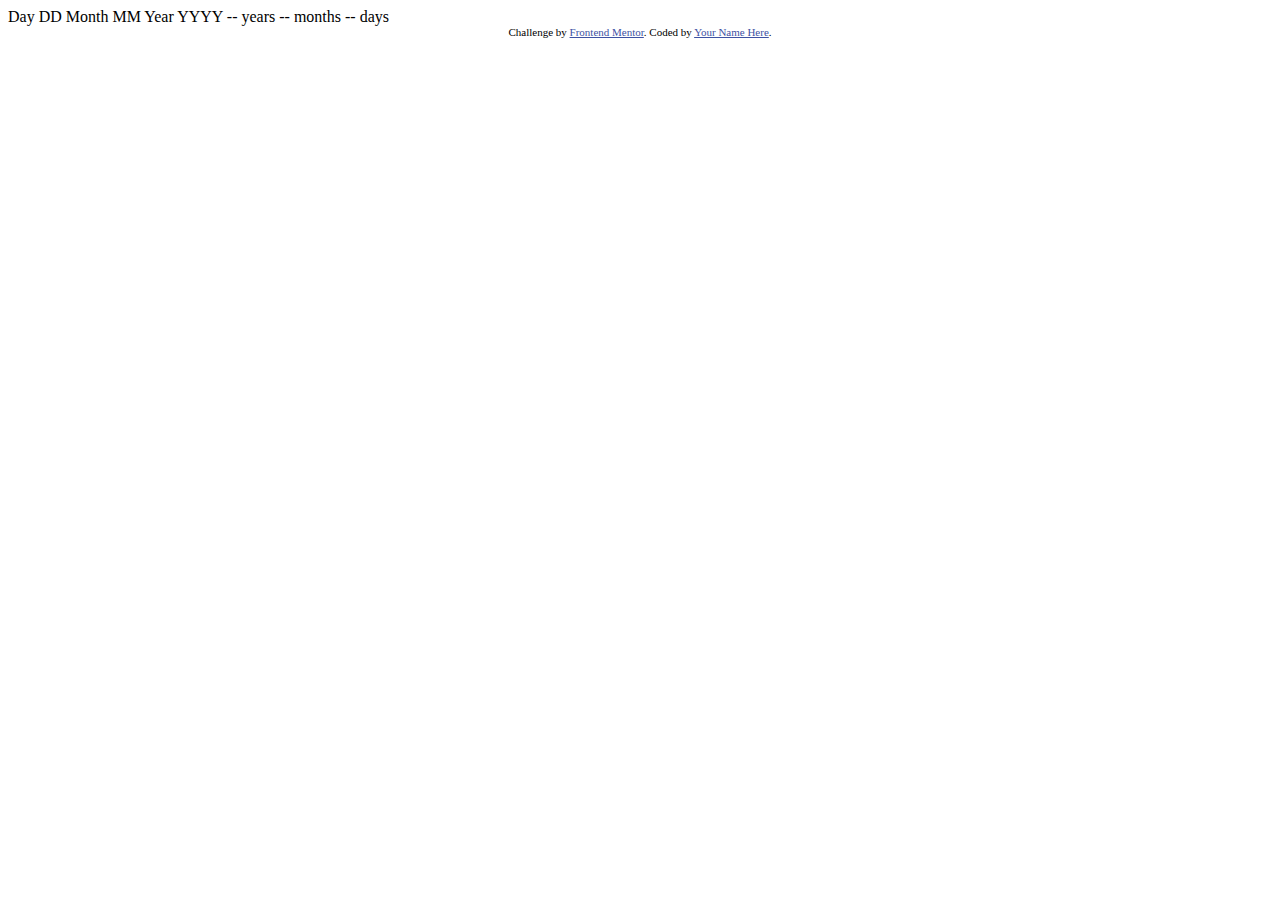
<file: age-calculator-app-main/index.html>
<!DOCTYPE html>
<html lang="en">
<head>
  <meta charset="UTF-8">
  <meta name="viewport" content="width=device-width, initial-scale=1.0"> <!-- displays site properly based on user's device -->

  <link rel="icon" type="image/png" sizes="32x32" href="./assets/images/favicon-32x32.png">
  
  <title>Frontend Mentor | Age calculator app</title>

  <!-- Feel free to remove these styles or customise in your own stylesheet 👍 -->
  <style>
    .attribution { font-size: 11px; text-align: center; }
    .attribution a { color: hsl(228, 45%, 44%); }
  </style>
</head>
<body>

  Day
  DD

  Month
  MM

  Year
  YYYY

  -- years
  -- months
  -- days
  
  <div class="attribution">
    Challenge by <a href="https://www.frontendmentor.io?ref=challenge" target="_blank">Frontend Mentor</a>. 
    Coded by <a href="#">Your Name Here</a>.
  </div>
</body>
</html>
</file>
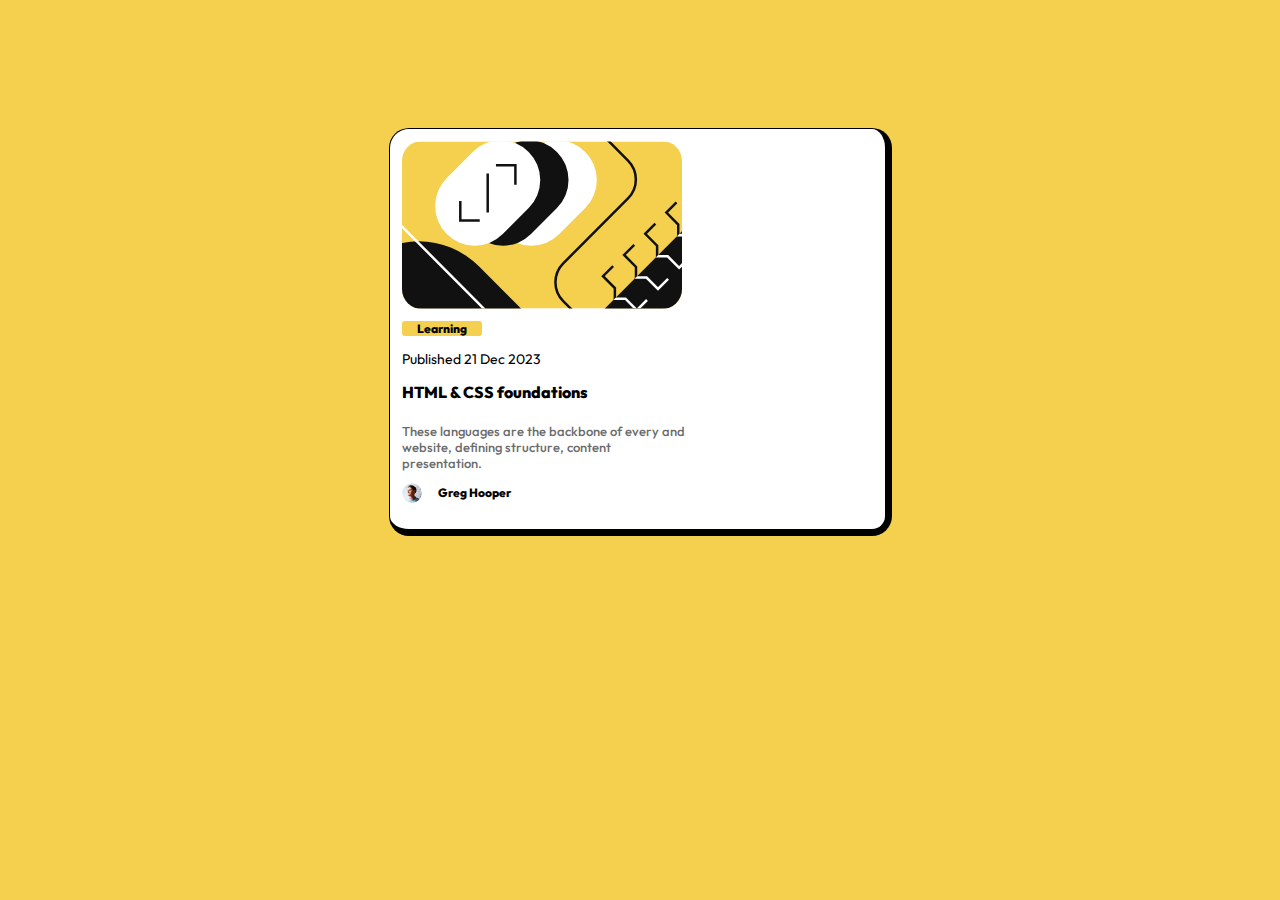
<file: blog-preview-card-main/index.html>
<!DOCTYPE html>
<html lang="en">
<head>
  <meta charset="UTF-8">
  <meta name="viewport" content="width=device-width, initial-scale=1.0"> <!-- displays site properly based on user's device -->

  <link rel="icon" type="image/png" sizes="32x32" href="./assets/images/favicon-32x32.png">
  <link rel="preconnect" href="https://fonts.googleapis.com">
  <link rel="preconnect" href="https://fonts.gstatic.com" crossorigin>
  <link
    href="https://fonts.googleapis.com/css2?family=Figtree:ital,wght@0,300..900;1,300..900&family=Inter:ital,opsz,wght@0,14..32,100..900;1,14..32,100..900&family=Outfit:wght@100..900&display=swap"
    rel="stylesheet">
  
  <title>Frontend Mentor | Blog preview card</title>

  <!-- Feel free to remove these styles or customise in your own stylesheet 👍 -->
  <style>
    .attribution { font-size: 11px; text-align: center; }
    .attribution a { color: hsl(228, 45%, 44%); }
    @media(max-width:375px){
      body{
      margin-top: 5%;
      display: flex;
      justify-content: center;
      align-items: center;
      background-color: hsl(47, 88%, 63%) ;
    }
    .main_div{
      width: 35vh;
    }
   }
    body{
      margin-top: 10%;
      display: flex;
      justify-content: center;
      align-items: center;
      background-color: hsl(47, 88%, 63%) ;
    }
    .main_div{
      display: flex;
      flex-direction: column;
      justify-content:flex-start;
      width: 55vh;
      height:400px;
      background-color:hsl(0, 0%, 100%) ;
      border-right: black outset 7px;
      border-bottom: black outset 7px;
      border-radius: 20px;
      border-top: black 1px solid;
      border-left:black 1px solid;
    }
    img{
      width: 280px;
      margin: 12px;
      border-radius: 20px;
    }
    .small-button{
      background-color: hsl(47, 88%, 63%);
      color: black;
      text-align: center;
      width: 80px;
      margin-left: 12px;
      border-radius:3px ;
      font-size: 12px;
      font-family: "Outfit", serif;
      font-optical-sizing: auto;
      font-weight: 800;
      font-style: normal;

    }
    .text{
      font-size: 14px;
      margin-left: 12px;
      font-family: "Outfit", serif;
      font-optical-sizing: auto;
      font-style: normal;
    }
    h4{
      margin-top: 0px;
      margin-left: 12px;
      font-family: "Outfit", serif;
      font-optical-sizing: auto;
      font-weight: 800;
      font-style: normal;

    }
    .txt{
      margin-top: 0px;
      margin-bottom: 0px;
      margin-left: 12px;
      font-size: 13px;
      font-family: "Outfit", serif;
      font-optical-sizing: auto;
      font-weight: 500;
      font-style: normal;
      color:hsl(0, 0%, 42%) ;
    }
    .avatar{
      margin-top: 12px ;
      height: 20px;
      width: 20px;
    }
    .footer{display: flex;
    flex-direction: row;
 gap: 4px;
align-items: center;}
    .head{
      font-family: "Outfit", serif;
      font-optical-sizing: auto;
      font-weight: 800;
      font-style: normal;
      color:black ;
      font-size: 12px;
    }
  </style>
</head>
<body class="flex">

 
  
  <div class="main_div">
    
    <img src="./assets/images/illustration-article.svg" alt="">
    <span class="small-button">Learning</span>
    <p class="text">Published 21 Dec 2023</p>
    <h4>HTML & CSS foundations</h4>
    <p class="txt">These languages are the backbone of every and </p>
    <p class="txt">website, defining structure, content</p>
    <p class="txt">presentation.</p>
    <div class="footer">
    <img class="avatar" src="./assets/images/image-avatar.webp" alt="">
    <p class="head">Greg Hooper</p>
    </div>
  </div>
  <!-- <img src="./assets/images/illustration-article.svg" alt=""> -->
</body>
</html>
</file>
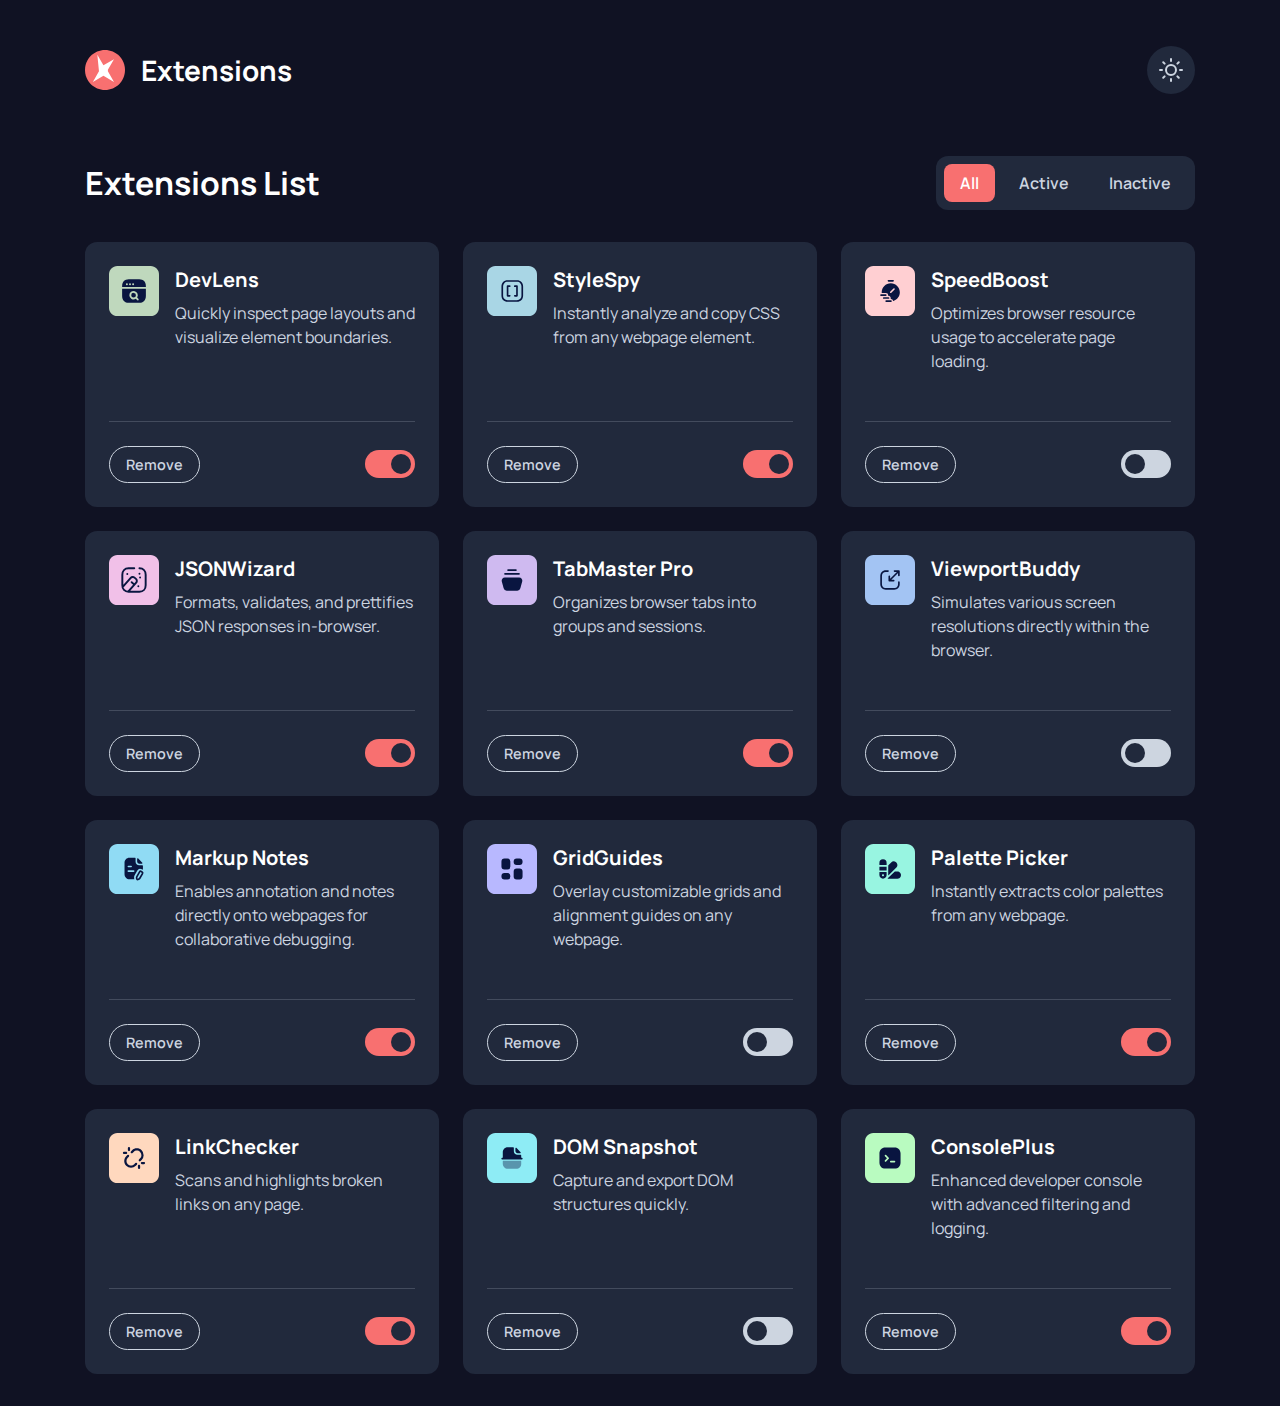
<file: browser-extensions-manager-ui-main/index.html>
<!DOCTYPE html>
<html lang="en">
<head>
    <meta charset="UTF-8">
    <meta name="viewport" content="width=device-width, initial-scale=1.0">
    <title>Browser Extension Manager</title>
    <link rel="stylesheet" href="./CSS/styles.css">
    <link rel="preconnect" href="https://fonts.googleapis.com">
    <link rel="preconnect" href="https://fonts.gstatic.com" crossorigin>
    <link href="https://fonts.googleapis.com/css2?family=Manrope:wght@400;600;700&display=swap" rel="stylesheet">
</head>
<body class="dark-theme">

    <header class="header">
        <div class="logo-container">
            <!-- You would place your SVG logo here -->
            <svg class="logo-icon" width="40" height="40" viewBox="0 0 40 40" fill="none" xmlns="http://www.w3.org/2000/svg"><path d="M20 40c11.046 0 20-8.954 20-20S31.046 0 20 0 0 8.954 0 20s8.954 20 20 20z" fill="#F87070"/><path d="M22.898 21.348l6.096 10.56-10.56-6.096-10.56 6.096 6.096-10.56-10.56-6.096 10.56 6.096L12.338 4.7l6.096 10.56 10.56-6.096-6.096 10.56z" fill="#FFF"/></svg>
            <h1>Extensions</h1>
        </div>
        <button id="theme-toggle" class="theme-toggle" aria-label="Toggle color theme">
            <!-- Sun icon for dark theme -->
            <svg class="sun-icon" xmlns="http://www.w3.org/2000/svg" width="24" height="24" viewBox="0 0 24 24" fill="none" stroke="currentColor" stroke-width="2" stroke-linecap="round" stroke-linejoin="round"><circle cx="12" cy="12" r="5"></circle><line x1="12" y1="1" x2="12" y2="3"></line><line x1="12" y1="21" x2="12" y2="23"></line><line x1="4.22" y1="4.22" x2="5.64" y2="5.64"></line><line x1="18.36" y1="18.36" x2="19.78" y2="19.78"></line><line x1="1" y1="12" x2="3" y2="12"></line><line x1="21" y1="12" x2="23" y2="12"></line><line x1="4.22" y1="19.78" x2="5.64" y2="18.36"></line><line x1="18.36" y1="5.64" x2="19.78" y2="4.22"></line></svg>
            <!-- Moon icon for light theme (hidden by default) -->
            <svg class="moon-icon" xmlns="http://www.w3.org/2000/svg" width="24" height="24" viewBox="0 0 24 24" fill="none" stroke="currentColor" stroke-width="2" stroke-linecap="round" stroke-linejoin="round"><path d="M21 12.79A9 9 0 1 1 11.21 3 7 7 0 0 0 21 12.79z"></path></svg>
        </button>
    </header>

    <main class="main-content">
        <div class="list-header">
            <h2>Extensions List</h2>
            <div class="filter-controls" id="filter-controls">
                <button class="filter-btn active" data-filter="all">All</button>
                <button class="filter-btn" data-filter="active">Active</button>
                <button class="filter-btn" data-filter="inactive">Inactive</button>
            </div>
        </div>

        <div class="extensions-grid" id="extensions-grid">
            <!-- Extension cards will be dynamically inserted here -->
        </div>
    </main>
    
    <script src="./JS/script.js"></script>
</body>
</html>
</file>
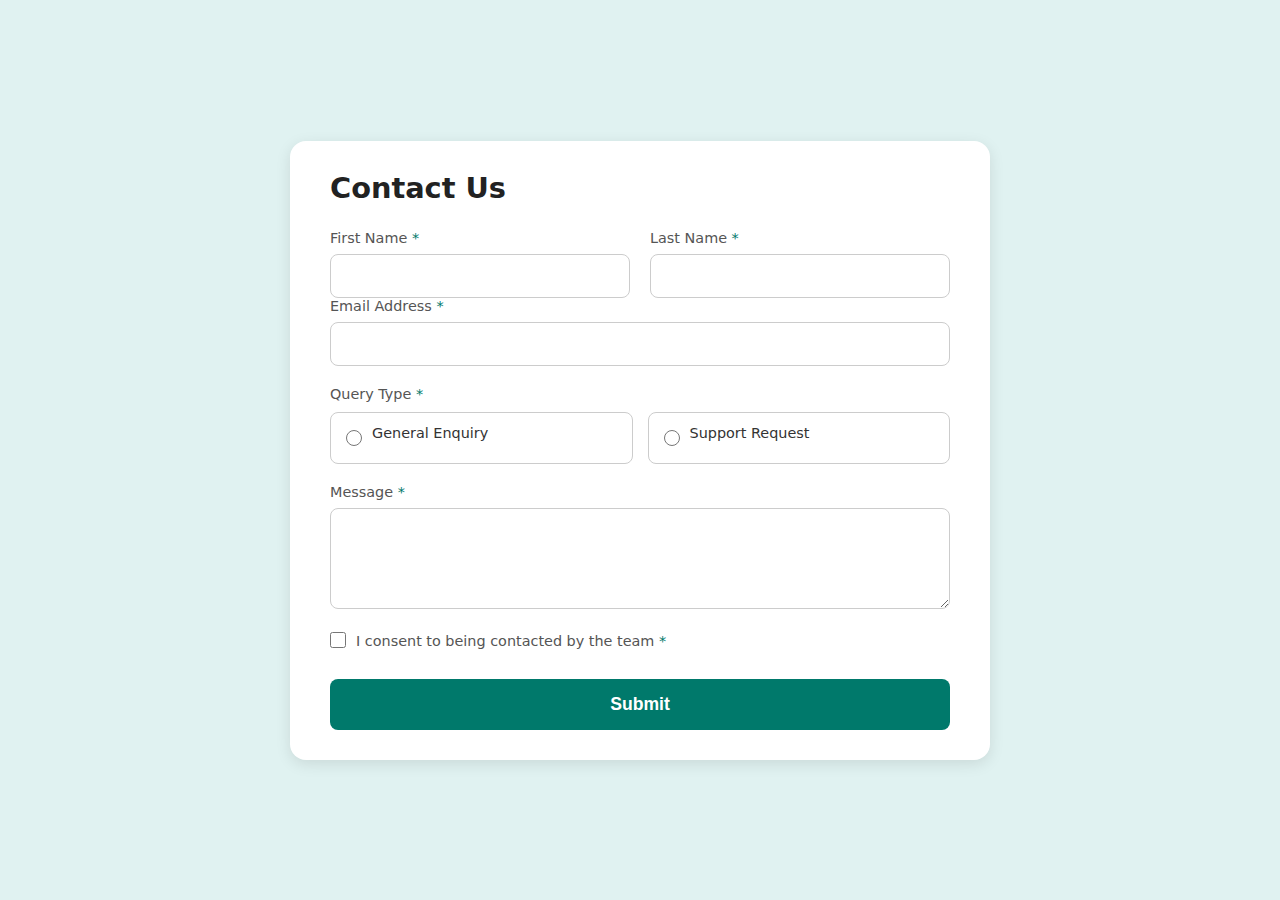
<file: contact-form-main/index.html>
<!DOCTYPE html>
<html lang="en">
<head>
    <meta charset="UTF-8">
    <meta name="viewport" content="width=device-width, initial-scale=1.0">
    <title>Contact Us Form</title>
    <link rel="stylesheet" href="styles.css">
</head>
<body>
    <div class="form-container">
        <h2>Contact Us</h2>
        <form id="contactForm" novalidate>
            <!-- General Error Message Area -->
            <div id="form-messages" class="form-messages" aria-live="polite"></div>

            <div class="name-group">
                <div class="form-group">
                    <label for="firstName">First Name <span class="required-star">*</span></label>
                    <input type="text" id="firstName" name="firstName" required>
                    <span class="error-message" id="firstNameError"></span>
                </div>
                <div class="form-group">
                    <label for="lastName">Last Name <span class="required-star">*</span></label>
                    <input type="text" id="lastName" name="lastName" required>
                     <span class="error-message" id="lastNameError"></span>
                </div>
            </div>

            <div class="form-group">
                <label for="email">Email Address <span class="required-star">*</span></label>
                <input type="email" id="email" name="email" required>
                 <span class="error-message" id="emailError"></span>
            </div>

            <div class="form-group query-type-group">
                <label>Query Type <span class="required-star">*</span></label>
                <div class="radio-options-wrapper">
                    <div class="radio-option">
                        <input type="radio" id="generalEnquiry" name="queryType" value="General Enquiry" required>
                        <label for="generalEnquiry">General Enquiry</label>
                    </div>
                    <div class="radio-option">
                        <input type="radio" id="supportRequest" name="queryType" value="Support Request" required>
                        <label for="supportRequest">Support Request</label>
                    </div>
                </div>
                 <span class="error-message" id="queryTypeError"></span>
            </div>

            <div class="form-group">
                <label for="message">Message <span class="required-star">*</span></label>
                <textarea id="message" name="message" rows="5" required></textarea>
                 <span class="error-message" id="messageError"></span>
            </div>

            <div class="form-group consent-group">
                <input type="checkbox" id="consent" name="consent" required>
                <label for="consent">I consent to being contacted by the team <span class="required-star">*</span></label>
                 <span class="error-message" id="consentError"></span>
            </div>

            <button type="submit">Submit</button>
        </form>
    </div>

    <script src="script.js"></script>
</body>
</html>
</file>
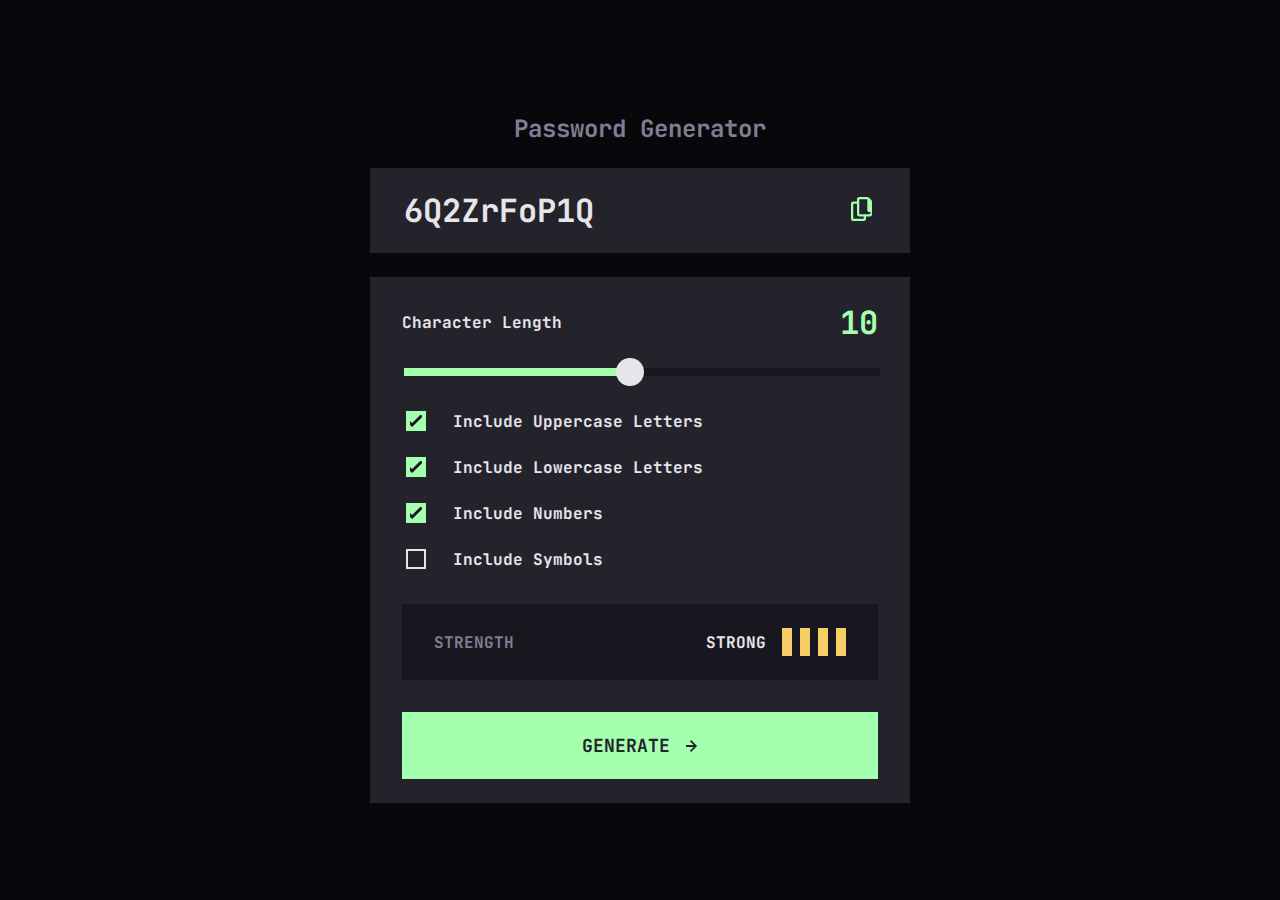
<file: password_generator/index.html>
<!DOCTYPE html>
<html lang="en">
<head>
    <meta charset="UTF-8">
    <meta name="viewport" content="width=device-width, initial-scale=1.0">
    <title>Password Generator</title>
    <link rel="preconnect" href="https://fonts.googleapis.com">
    <link rel="preconnect" href="https://fonts.gstatic.com" crossorigin>
    <link href="https://fonts.googleapis.com/css2?family=JetBrains+Mono:wght@700&display=swap" rel="stylesheet">
    <link rel="stylesheet" href="./styles.css">
</head>
<body>

    <div class="container">
        <h1>Password Generator</h1>

        <!-- Password Display -->
        <div class="display-container">
            <input readonly id="passwordDisplay" class="display" placeholder="P4$5W0rD!">
            <div class="copy-feedback">COPIED</div>
            <button id="copyBtn" class="copy-btn">
                 <svg width="21" height="24" xmlns="http://www.w3.org/2000/svg"><path d="M20.341 3.091 17.909.659A2.25 2.25 0 0 0 16.319 0H8.25A2.25 2.25 0 0 0 6 2.25V4.5H2.25A2.25 2.25 0 0 0 0 6.75v15A2.25 2.25 0 0 0 2.25 24h10.5A2.25 2.25 0 0 0 15 21.75V19.5h3.75A2.25 2.25 0 0 0 21 17.25V4.682a2.25 2.25 0 0 0-.659-1.591ZM12.469 21.75H2.53a.281.281 0 0 1-.281-.281V7.03a.281.281 0 0 1 .281-.281H6v10.5a2.25 2.25 0 0 0 2.25 2.25h4.5v1.969a.282.282 0 0 1-.281.281Zm6-4.5H8.53a.281.281 0 0 1-.281-.281V2.53a.281.281 0 0 1 .281-.281H16.03a.281.281 0 0 1 .281.281v10.5a2.25 2.25 0 0 0 2.25 2.25h1.969a.282.282 0 0 1-.281.281Z" fill="currentColor"/></svg>
            </button>
        </div>

        <!-- Generator Controls -->
        <div class="controls-container">
            <!-- Character Length -->
            <div class="char-length-container">
                <label for="charLengthSlider">Character Length</label>
                <span id="charLengthNumber" class="char-length-number">10</span>
            </div>
            <input type="range" min="1" max="20" value="10" id="charLengthSlider" class="slider">

            <!-- Checkboxes -->
            <div class="options">
                <div class="option">
                    <input type="checkbox" id="includeUppercase" checked>
                    <label for="includeUppercase">Include Uppercase Letters</label>
                </div>
                <div class="option">
                    <input type="checkbox" id="includeLowercase" checked>
                    <label for="includeLowercase">Include Lowercase Letters</label>
                </div>
                <div class="option">
                    <input type="checkbox" id="includeNumbers" checked>
                    <label for="includeNumbers">Include Numbers</label>
                </div>
                <div class="option">
                    <input type="checkbox" id="includeSymbols">
                    <label for="includeSymbols">Include Symbols</label>
                </div>
            </div>

            <!-- Strength Indicator -->
            <div class="strength-container">
                <span class="strength-label">STRENGTH</span>
                <div id="strengthIndicator" class="strength-indicator">
                    <span id="strengthText">MEDIUM</span>
                    <div class="strength-bars">
                        <div class="bar"></div>
                        <div class="bar"></div>
                        <div class="bar"></div>
                        <div class="bar"></div>
                    </div>
                </div>
            </div>

            <!-- Generate Button -->
            <button id="generateBtn" class="generate-btn">
                <span>GENERATE</span>
                <svg width="12" height="12" xmlns="http://www.w3.org/2000/svg"><path fill="#24232C" d="m5.106 12 6-6-6-6-1.265 1.265 3.841 3.84H.001v1.79h7.681l-3.841 3.84z"/></svg>
            </button>
        </div>
    </div>

    <script src="./script.js"></script>
</body>
</html>
</file>
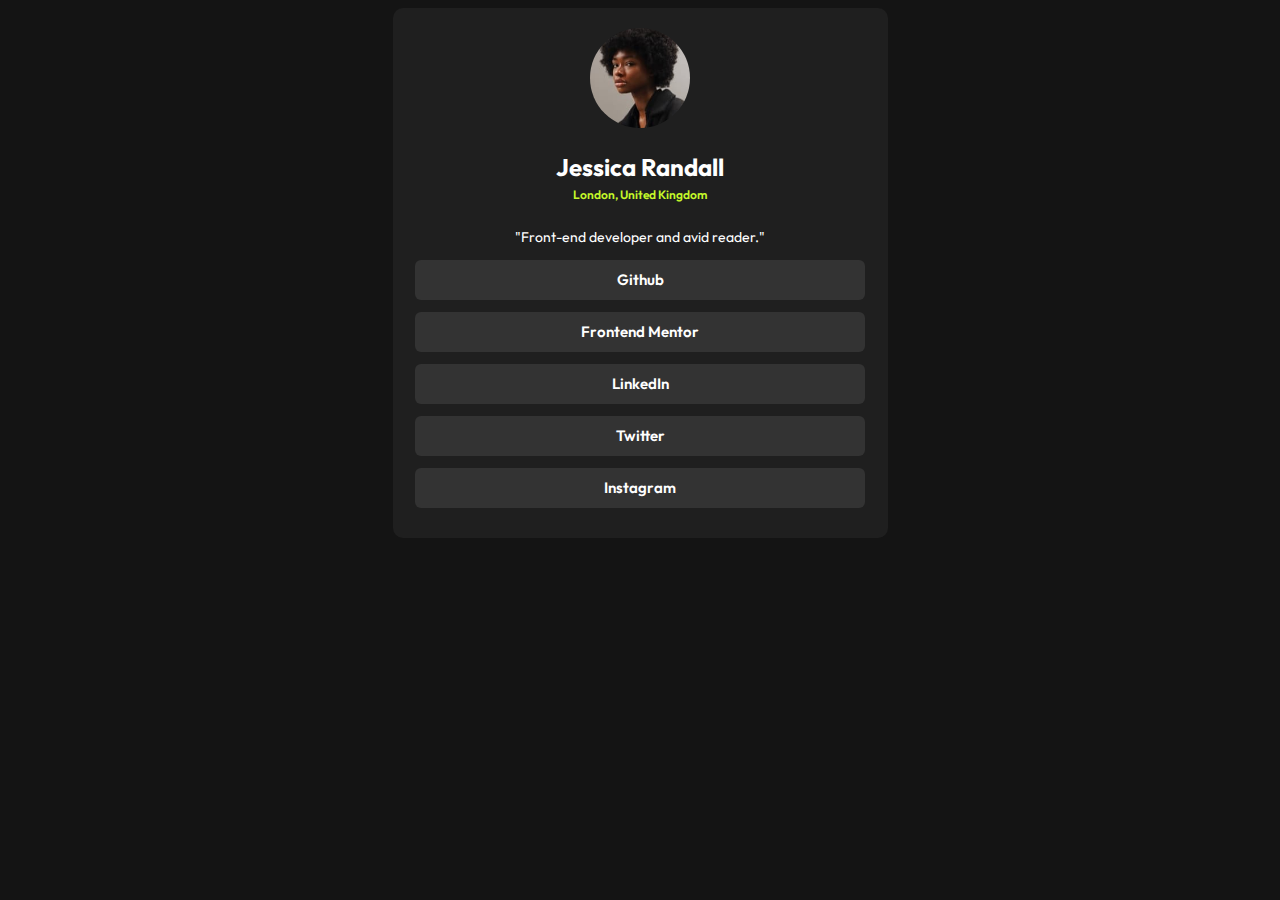
<file: social-links-profile-main/index.html>
<!DOCTYPE html>
<html lang="en">
<head>
  <meta charset="UTF-8">
  <meta name="viewport" content="width=device-width, initial-scale=1.0"> <!-- displays site properly based on user's device -->

  <link rel="icon" type="image/png" sizes="32x32" href="./assets/images/favicon-32x32.png">
  <link rel="preconnect" href="https://fonts.googleapis.com">
  <link rel="preconnect" href="https://fonts.gstatic.com" crossorigin>
  <link
    href="https://fonts.googleapis.com/css2?family=Inter:ital,opsz,wght@0,14..32,100..900;1,14..32,100..900&family=Outfit:wght@100..900&display=swap"
    rel="stylesheet">
  
  <title>Frontend Mentor | Social links profile</title>

  <!-- Feel free to remove these styles or customise in your own stylesheet 👍 -->
  <style>
    .attribution { font-size: 11px; text-align: center; }
    .attribution a { color: hsl(228, 45%, 44%); }
    @media(max-width:375px){
      .container{
        width: 35vh;
        margin-top: 30px;
      }
      p{
        font-size: 10px;
      }
      .button{
        width: 25vh;
      }
    }

    body{
      background-color:hsl(0, 0%, 8%) ;
    }
    .container{
      display: flex;
      flex-direction: column;
      justify-content: flex-start;
      align-items: center;
      margin: auto;
      border-radius: 10px;
      width: 55vh;
      height: 530px;
      background-color:hsl(0, 0%, 12%);
    }
    .profile_photo{
      margin: 20px;
    }
    .image{
      width: 100px;
      border-radius: 100px;
    }
    h2{
      margin-top: 0px;
      margin-bottom: 5px;
      color: hsl(0, 0%, 100%);
       font-family: "Outfit", serif;
      font-optical-sizing: auto;
      font-weight: 700;
      font-style: normal;
      
    }
    h3{
      margin-top: 0px;
      color:hsl(75, 94%, 57%);
      font-family: "Outfit", serif;
      font-optical-sizing: auto;
      font-weight: 600;
      font-style: normal;
      font-size: 12px;
    }
    h4{
      font-size: 15px;
      margin-top:10px;
      font-weight: 600;
      font-family: "Outfit", serif;
      font-optical-sizing: auto;
      font-style: normal;
    }
    p{
      color: hsl(0, 0%, 100%);;
      font-family: "Outfit", serif;
      font-optical-sizing: auto;
      font-weight: 400;
      font-style: normal;
      font-size: 14px;
    }
    .main_button{
      display: flex;
      flex-direction: column;
      align-items: center;
      justify-content: center;
      gap: 12px;
    }
    .button{
      text-align: center;
      background-color: hsl(0, 0%, 20%) ;
      width: 50vh;
      height: 40px;
      border-radius: 6px;
      color:hsl(0, 0%, 100%) ;
    }
    .button:hover{
      background-color:hsl(75, 94%, 57%);
      color: hsl(0, 0%, 20%);
      cursor: pointer;
    }
  </style>
</head>
<body>
    <div class="container">
      <div class="profile_photo">
        <img  class="image" src="./assets/images/avatar-jessica.jpeg" alt="">
      </div>
      <h2>Jessica Randall</h2>
      <h3>London, United Kingdom</h3>
      <p>"Front-end developer and avid reader."</p>
      <div class="main_button">
        <div class="button">
          <h4>Github</h4>
        </div>
        <div class="button">
          <h4>Frontend Mentor</h4>
        </div>
        <div class="button">
          <h4>LinkedIn</h4>
        </div>
        <div class="button">
          <h4>
            Twitter
          </h4>
        </div>
        <div class="button">
          <h4>
            Instagram
          </h4>
        </div>
      </div>
      
    </div>
</body>
</html>
</file>
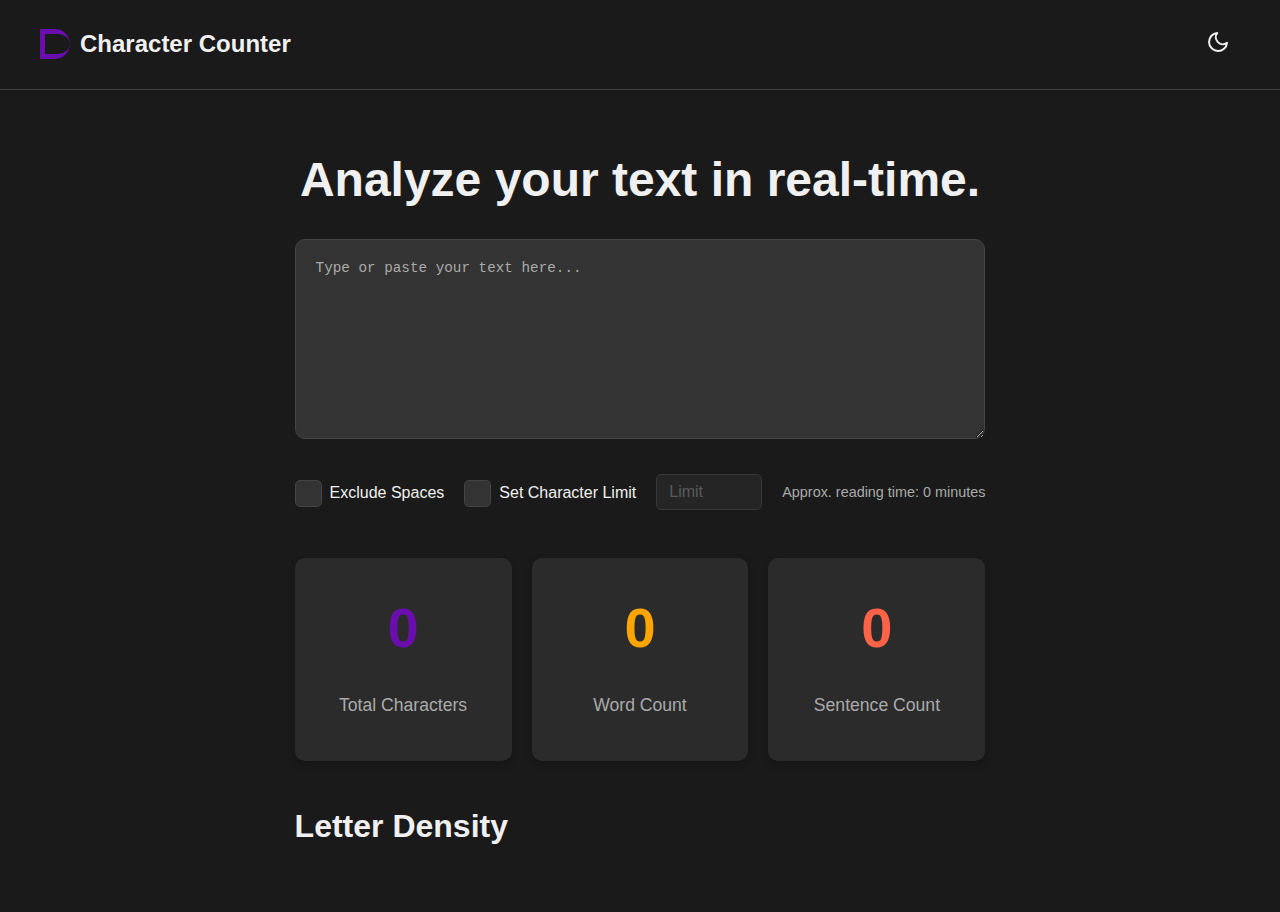
<file: word_counter/index.html>
<!DOCTYPE html>
<html lang="en">
<head>
    <meta charset="UTF-8">
    <meta name="viewport" content="width=device-width, initial-scale=1.0">
    <title>Character Counter</title>
    <link rel="stylesheet" href="./CSS/styles.css">
    <link rel="icon" href="path/to/your/favicon.png"> <!-- Add your favicon -->
    <!-- Add Google Fonts or other custom fonts if used in the design -->
</head>
<body>
    <header>
        <div class="logo">
            <!-- CSS Logo will be drawn here -->
            <div class="css-logo" aria-label="Character Counter logo D"></div>
            <span>Character Counter</span>
        </div>
        <div class="theme-switcher">
            <button id="theme-toggle" aria-label="Toggle theme">
                <!-- Icon for theme toggle (e.g., sun/moon) -->
                <svg width="24" height="24" viewBox="0 0 24 24" fill="none" stroke="currentColor" stroke-width="2" stroke-linecap="round" stroke-linejoin="round" class="feather feather-moon">
                    <path d="M21 12.79A9 9 0 1 1 11.21 3 7 7 0 0 0 21 12.79z"></path>
                </svg>
            </button>
        </div>
    </header>

    <main>
        <section class="hero">
            <h1>Analyze your text in real-time.</h1>
            <textarea id="text-input" placeholder="Type or paste your text here..." aria-label="Text input for analysis"></textarea>
            <div class="options">
                <label class="checkbox-container">
                    <input type="checkbox" id="exclude-spaces">
                    <span class="checkmark"></span>
                    Exclude Spaces
                </label>
                <label class="checkbox-container">
                    <input type="checkbox" id="set-character-limit">
                    <span class="checkmark"></span>
                    Set Character Limit
                </label>
                <input type="number" id="character-limit-input" placeholder="Limit" min="0" disabled aria-label="Character limit input">
                <p class="reading-time">Approx. reading time: <span id="approx-reading-time">0 minute</span></p>
            </div>
            <div id="limit-warning" class="warning-message" role="alert" aria-live="polite">
                <!-- Warning message will be inserted here by JS -->
            </div>
        </section>

        <section class="stats">
            <div class="stat-card total-characters">
                <span id="total-characters">0</span>
                <p>Total Characters</p>
            </div>
            <div class="stat-card word-count">
                <span id="word-count">0</span>
                <p>Word Count</p>
            </div>
            <div class="stat-card sentence-count">
                <span id="sentence-count">0</span>
                <p>Sentence Count</p>
            </div>
        </section>

        <section class="letter-density">
            <h2>Letter Density</h2>
            <div id="letter-density-charts">
                <!-- Letter density bars will be inserted here by JS -->
            </div>
            <button id="show-more-letters" class="show-more-button">See more</button>
        </section>
    </main>

    <footer>
        <!-- Optional footer content -->
    </footer>

    <script src="./JS/script.js"></script>
</body>
</html>
</file>
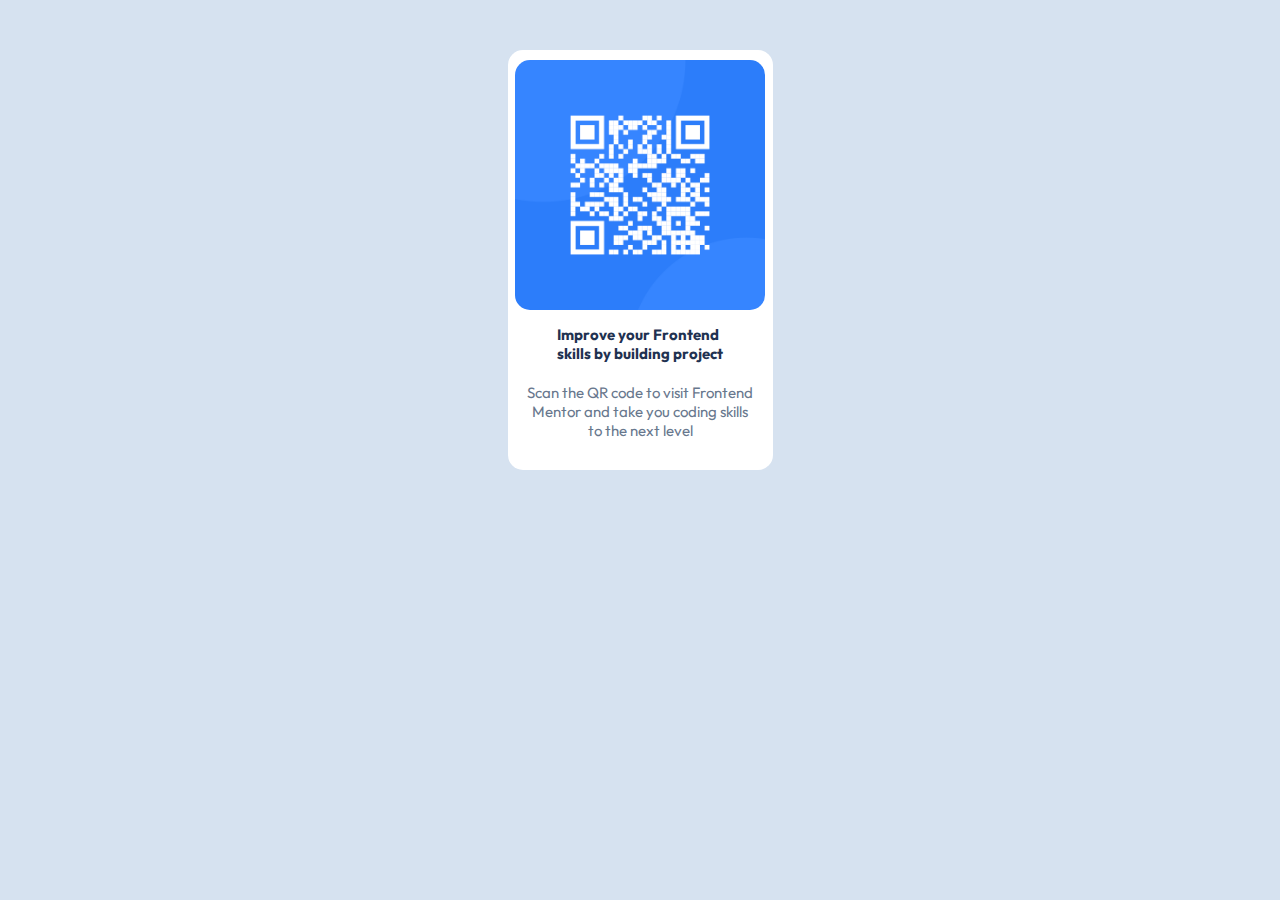
<file: qr-code-component-main/qr-code-component-main/index.html>
<!DOCTYPE html>
<html lang="en">
<head>
  <meta charset="UTF-8">
  <meta name="viewport" content="width=device-width, initial-scale=1.0"> <!-- displays site properly based on user's device -->

  <link rel="icon" type="image/png" sizes="32x32" href="./images/favicon-32x32.png">
  <link rel="preconnect" href="https://fonts.googleapis.com">
  <link rel="preconnect" href="https://fonts.gstatic.com" crossorigin>
  <link href="https://fonts.googleapis.com/css2?family=Outfit:wght@100..900&display=swap" rel="stylesheet">
  
  <title>Frontend Mentor | QR code component</title>

  <!-- Feel free to remove these styles or customise in your own stylesheet 👍 -->
  <style>
    .attribution { font-size: 11px; text-align: center; }
    .attribution a { color: hsl(228, 45%, 44%); }
    @media(max-width:375px){
          .container{
      display: flex;
      flex-direction: column;
      align-items: center;
      gap: 5px;
      border-radius: 15px;
      height: 420px;
      width: 265px;
      background-color: hsl(0, 0%, 100%);
      margin: 50px auto;
    }
       .qr-code{
          width: 250px;
          height: 250px;
          margin-top: 0px;
          padding: 10px;
    }
    img{
      width: 100%;
      height: 100%;
      border-radius: 15px;
    }

    }
    body{
      background-color: hsl(212, 45%, 89%);
    }
    .container{

      display:flex;
      flex-direction: column;
      align-items: center;
      gap: 5px;
      border-radius: 15px;
      height: 420px;
      width: 265px;
      background-color:hsl(0, 0%, 100%) ;
      margin: 50px auto;
    }
    .qr-code{
      width: 250px;
      height: 250px;
      margin-top: 0px;
      padding: 10px;

    }
    img{
      width: 100%;
      height: 100%;
      border-radius: 15px;
    }
    .text1{
  font-family: "Outfit", serif;
  font-optical-sizing: auto;
  font-weight:700 ;
  font-style: normal;
  font-size: 15px;
  color: hsl(218, 44%, 22%);
}
.text2{
  
   font-family: "Outfit", serif;
    font-optical-sizing: auto;
    font-weight:400 ;
    font-style: normal;
    font-size: 15px;
    text-align: center;
    color: hsl(216, 15%, 48%)
}
.text1 p{
  margin: 0px;
}

.text2 p {
  margin: 0px
}
.text2 p:nth-child(1){
  margin-top: 15px;
}
    
  </style>
</head>
<body>
  <div class="container">
    <div class="qr-code">
      <img src="./images/image-qr-code.png" alt="">
    </div>
    <div class="text1">
      <p>Improve your Frontend</p><p>skills by building project</p>
    </div>
    <div class="text2">
      <p>Scan the QR code to visit Frontend
        <p>Mentor and take you coding skills</p>
          <p>to the next level</p>
    </div>
  </div>
</body>
</html>
</file>
<file: browser-extensions-manager-ui-main/CSS/styles.css>
/* ------------------- */
/* Custom Properties   */
/* ------------------- */
:root {
  --font-family: 'Manrope', sans-serif;

  /* Dark Theme Colors */
  --bg-dark: #101223;
  --surface-dark: #21293C;
  --text-primary-dark: #FFFFFF;
  --text-secondary-dark: #CDD5E0;
  --accent-dark: #F87070;
  --accent-hover-dark: #f68c8c;
  
  /* Light Theme Colors */
  --bg-light: #F2F2F2;
  --surface-light: #FFFFFF;
  --text-primary-light: #101223;
  --text-secondary-light: #4A5568;
  --accent-light: #F87070;
  --accent-hover-light: #f68c8c;

  /* Universal */
  --border-radius: 12px;
  --transition-speed: 0.3s;
}

body {
  font-family: var(--font-family);
  transition: background-color var(--transition-speed) ease, color var(--transition-speed) ease;
  margin: 0;
  padding: 2rem 1.5rem;
}

body.dark-theme {
  background-color: var(--bg-dark);
  color: var(--text-primary-dark);
}

body.light-theme {
  background-color: var(--bg-light);
  color: var(--text-primary-light);
}


/* ------------------- */
/* General & Header    */
/* ------------------- */
.header {
  display: flex;
  justify-content: space-between;
  align-items: center;
  max-width: 1110px;
  margin: 0 auto 3rem;
}

.logo-container {
  display: flex;
  align-items: center;
  gap: 1rem;
}

.logo-container h1 {
  font-size: 1.75rem;
  font-weight: 700;
}

.theme-toggle {
  background-color: var(--surface-dark);
  border: none;
  border-radius: 50%;
  width: 48px;
  height: 48px;
  display: flex;
  justify-content: center;
  align-items: center;
  cursor: pointer;
  transition: background-color var(--transition-speed) ease;
}

.light-theme .theme-toggle {
    background-color: var(--surface-light);
    box-shadow: 0 4px 6px rgba(0,0,0,0.05);
}

.theme-toggle:hover {
  filter: brightness(1.2);
}

.theme-toggle svg {
    stroke: var(--text-secondary-dark);
}
.light-theme .theme-toggle svg {
    stroke: var(--text-secondary-light);
}

.dark-theme .moon-icon,
.light-theme .sun-icon {
    display: none;
}

/* ------------------- */
/* Main Content        */
/* ------------------- */
.main-content {
  max-width: 1110px;
  margin: 0 auto;
}

.list-header {
  display: flex;
  justify-content: space-between;
  align-items: center;
  margin-bottom: 2rem;
  flex-wrap: wrap;
  gap: 1rem;
}

.list-header h2 {
  font-size: 2rem;
  font-weight: 700;
  margin: 0;
}

.filter-controls {
  display: flex;
  gap: 0.5rem;
  background-color: var(--surface-dark);
  padding: 0.5rem;
  border-radius: var(--border-radius);
}
.light-theme .filter-controls {
  background-color: var(--surface-light);
  box-shadow: 0 4px 6px rgba(0,0,0,0.05);
}

.filter-btn {
  font-family: inherit;
  font-size: 1rem;
  font-weight: 600;
  border: none;
  background-color: transparent;
  color: var(--text-secondary-dark);
  padding: 0.5rem 1rem;
  border-radius: 8px;
  cursor: pointer;
  transition: background-color var(--transition-speed) ease, color var(--transition-speed) ease;
}

.light-theme .filter-btn {
    color: var(--text-secondary-light);
}

.filter-btn:hover {
  color: var(--text-primary-dark);
}
.light-theme .filter-btn:hover {
  color: var(--text-primary-light);
}

.filter-btn.active {
  background-color: var(--accent-dark);
  color: var(--text-primary-dark);
}


/* ------------------- */
/* Extensions Grid     */
/* ------------------- */
.extensions-grid {
  display: grid;
  grid-template-columns: repeat(auto-fit, minmax(300px, 1fr));
  gap: 1.5rem;
}

.extension-card {
  background-color: var(--surface-dark);
  border-radius: var(--border-radius);
  padding: 1.5rem;
  display: flex;
  flex-direction: column;
  justify-content: space-between;
  transition: transform var(--transition-speed) ease, box-shadow var(--transition-speed) ease;
}
.light-theme .extension-card {
    background-color: var(--surface-light);
    box-shadow: 0 10px 15px -3px rgba(0,0,0,0.05), 0 4px 6px -2px rgba(0,0,0,0.05);
}

.extension-card:hover {
  transform: translateY(-5px);
  box-shadow: 0px 10px 20px rgba(0, 0, 0, 0.2);
}

.card-header {
  display: flex;
  gap: 1rem;
  margin-bottom: 1.5rem;
}

.card-icon {
    flex-shrink: 0;
}

.card-info h3 {
  margin: 0 0 0.5rem;
  font-size: 1.25rem;
  font-weight: 700;
}

.card-info p {
  margin: 0;
  font-size: 1rem;
  color: var(--text-secondary-dark);
  line-height: 1.5;
}
.light-theme .card-info p {
    color: var(--text-secondary-light);
}

.card-divider {
  border: none;
  height: 1px;
  background-color: var(--text-secondary-dark);
  opacity: 0.2;
  margin: 1.5rem 0;
}

.card-actions {
  display: flex;
  justify-content: space-between;
  align-items: center;
}

.remove-btn {
  font-family: inherit;
  font-size: 0.9rem;
  font-weight: 600;
  color: var(--text-secondary-dark);
  background-color: transparent;
  border: 1px solid var(--text-secondary-dark);
  padding: 0.5rem 1rem;
  border-radius: 20px;
  cursor: pointer;
  transition: all var(--transition-speed) ease;
}
.light-theme .remove-btn {
    color: var(--text-secondary-light);
    border-color: var(--text-secondary-light);
}

.remove-btn:hover {
  background-color: var(--text-secondary-dark);
  color: var(--bg-dark);
}
.light-theme .remove-btn:hover {
  background-color: var(--text-secondary-light);
  color: var(--bg-light);
}


/* ------------------- */
/* Toggle Switch       */
/* ------------------- */
.toggle-switch {
  position: relative;
  display: inline-block;
  width: 50px;
  height: 28px;
}

.toggle-switch input {
  opacity: 0;
  width: 0;
  height: 0;
}

.slider {
  position: absolute;
  cursor: pointer;
  top: 0;
  left: 0;
  right: 0;
  bottom: 0;
  background-color: var(--text-secondary-dark);
  transition: var(--transition-speed);
  border-radius: 34px;
}
.light-theme .slider {
    background-color: var(--text-secondary-light);
}

.slider:before {
  position: absolute;
  content: "";
  height: 20px;
  width: 20px;
  left: 4px;
  bottom: 4px;
  background-color: var(--surface-dark);
  transition: var(--transition-speed);
  border-radius: 50%;
}

.light-theme .slider:before {
    background-color: var(--surface-light);
}

input:checked + .slider {
  background-color: var(--accent-dark);
}

input:checked + .slider:before {
  transform: translateX(22px);
}

/* Focus states for accessibility */
.remove-btn:focus-visible,
.filter-btn:focus-visible,
.theme-toggle:focus-visible {
    outline: 2px solid var(--accent-dark);
    outline-offset: 2px;
}

.slider:focus-visible {
    outline: 2px solid var(--accent-dark);
    outline-offset: 2px;
}


/* ------------------- */
/* Responsive Design   */
/* ------------------- */
@media (max-width: 768px) {
  .list-header {
    flex-direction: column;
    align-items: flex-start;
  }
  
  .list-header h2 {
    font-size: 1.75rem;
  }
}

@media (max-width: 480px) {
    body {
        padding: 1.5rem 1rem;
    }
    .header {
        margin-bottom: 2rem;
    }
    .logo-container h1 {
        font-size: 1.5rem;
    }
    .list-header h2 {
        font-size: 1.5rem;
    }
    .filter-controls {
        width: 100%;
        display: flex;
        justify-content: space-around;
    }
    .filter-btn {
        flex-grow: 1;
        text-align: center;
    }
}
</file>
<file: password_generator/styles.css>
:root {
    --clr-bg: #08070B;
    --clr-surface-dark: #18171F;
    --clr-surface-light: #24232C;
    --clr-text-primary: #E6E5EA;
    --clr-text-secondary: #817D92;
    --clr-accent: #A4FFAF;
    --clr-red: #F64A4A;
    --clr-orange: #FB7C58;
    --clr-yellow: #F8CD65;
}

*, *::before, *::after {
    box-sizing: border-box;
}

body {
    display: grid;
    place-content: center;
    min-height: 100vh;
    margin: 0;
    background-color: var(--clr-bg);
    color: var(--clr-text-primary);
    font-family: 'JetBrains Mono', monospace;
    font-weight: 700;
}

.container {
    width: 90vw;
    max-width: 540px;
    margin: 2rem 0;
}

h1 {
    color: var(--clr-text-secondary);
    font-size: 1.5rem;
    text-align: center;
    margin-bottom: 1.5rem;
}

/* Display Section */
.display-container {
    position: relative;
    display: flex;
    align-items: center;
    background-color: var(--clr-surface-light);
    padding: 1.25rem 2rem;
    margin-bottom: 1.5rem;
}

.display {
    width: 100%;
    background: transparent;
    border: none;
    color: var(--clr-text-primary);
    font-size: 2rem;
    font-family: inherit;
    font-weight: inherit;
}

.display::placeholder {
    color: var(--clr-text-secondary);
    opacity: 0.75;
}

.copy-btn {
    background: transparent;
    border: none;
    cursor: pointer;
    color: var(--clr-accent);
}
.copy-btn:hover {
    color: var(--clr-text-primary);
}
.copy-btn svg {
    width: 21px;
    height: 24px;
}
.copy-feedback {
    position: absolute;
    right: 60px;
    color: var(--clr-accent);
    font-size: 1.125rem;
    opacity: 0;
    transition: opacity 300ms ease-in-out;
}
.copy-feedback.visible {
    opacity: 1;
}

/* Controls Section */
.controls-container {
    background-color: var(--clr-surface-light);
    padding: 1.5rem 2rem;
}

.char-length-container {
    display: flex;
    justify-content: space-between;
    align-items: center;
    margin-bottom: 1rem;
}

.char-length-number {
    color: var(--clr-accent);
    font-size: 2rem;
}

/* Custom Slider */
.slider {
    -webkit-appearance: none;
    appearance: none;
    width: 100%;
    height: 8px;
    background: var(--clr-surface-dark);
    outline: none;
    margin-bottom: 2rem;
}
.slider::-webkit-slider-thumb {
    -webkit-appearance: none;
    appearance: none;
    width: 28px;
    height: 28px;
    border-radius: 50%;
    background: var(--clr-text-primary);
    cursor: pointer;
    transition: background 150ms ease-in-out, box-shadow 150ms ease-in-out;
}
.slider::-moz-range-thumb {
    width: 28px;
    height: 28px;
    border-radius: 50%;
    background: var(--clr-text-primary);
    cursor: pointer;
    border: none;
    transition: background 150ms ease-in-out, box-shadow 150ms ease-in-out;
}
.slider::-webkit-slider-thumb:hover, .slider::-moz-range-thumb:hover {
    background: var(--clr-surface-dark);
    box-shadow: 0 0 0 2px var(--clr-accent);
}

/* Custom Checkboxes */
.options {
    display: grid;
    gap: 1.25rem;
    margin-bottom: 2rem;
}

.option {
    display: flex;
    align-items: center;
    gap: 1.5rem;
}
.option input[type="checkbox"] {
    -webkit-appearance: none;
    appearance: none;
    width: 20px;
    height: 20px;
    border: 2px solid var(--clr-text-primary);
    cursor: pointer;
    display: grid;
    place-content: center;
}
.option input[type="checkbox"]:hover {
    border-color: var(--clr-accent);
}
.option input[type="checkbox"]::before {
    content: '';
    width: 12px;
    height: 12px;
    background-color: var(--clr-accent);
    transform: scale(0);
    transition: transform 120ms ease-in-out;
    background-image: url("data:image/svg+xml,%3Csvg xmlns='http://www.w3.org/2000/svg' width='14' height='12'%3E%3Cpath fill='%2318171F' d='m1 5.917 2.125 2.125 8.5-8.5L13.75 1.5 3.125 12 0 8.875Z'/%3E%3C/svg%3E");
    background-repeat: no-repeat;
    background-position: center;
}
.option input[type="checkbox"]:checked {
    background-color: var(--clr-accent);
    border-color: var(--clr-accent);
}
.option input[type="checkbox"]:checked::before {
    transform: scale(1);
}

/* Strength Section */
.strength-container {
    display: flex;
    justify-content: space-between;
    align-items: center;
    background-color: var(--clr-surface-dark);
    padding: 1.5rem 2rem;
    margin-bottom: 2rem;
}
.strength-label {
    color: var(--clr-text-secondary);
}
.strength-indicator {
    display: flex;
    align-items: center;
    gap: 1rem;
}
.strength-text {
    font-size: 1.5rem;
}
.strength-bars {
    display: flex;
    gap: 0.5rem;
}
.bar {
    width: 10px;
    height: 28px;
    border: 2px solid var(--clr-text-primary);
}
/* Bar colors */
.bar.weak { background-color: var(--clr-red); border-color: var(--clr-red); }
.bar.medium { background-color: var(--clr-orange); border-color: var(--clr-orange); }
.bar.strong { background-color: var(--clr-yellow); border-color: var(--clr-yellow); }
.bar.very-strong { background-color: var(--clr-accent); border-color: var(--clr-accent); }

/* Generate Button */
.generate-btn {
    width: 100%;
    padding: 1.25rem;
    background-color: var(--clr-accent);
    color: var(--clr-surface-light);
    border: 2px solid var(--clr-accent);
    cursor: pointer;
    font-size: 1.125rem;
    font-weight: inherit;
    font-family: inherit;
    display: flex;
    justify-content: center;
    align-items: center;
    gap: 1rem;
    transition: all 150ms ease-in-out;
}
.generate-btn:hover {
    background-color: transparent;
    color: var(--clr-accent);
}
.generate-btn:hover svg path {
    fill: var(--clr-accent);
}

/* Media Queries for Responsiveness */
@media (max-width: 500px) {
    h1 {
        font-size: 1.125rem;
        margin-bottom: 1rem;
    }
    .container {
        width: 95vw;
    }
    .display-container {
        padding: 1rem 1.25rem;
        margin-bottom: 1rem;
    }
    .display {
        font-size: 1.5rem;
    }
    .controls-container {
        padding: 1rem 1.25rem;
    }
    .strength-container {
        padding: 1rem 1.25rem;
        margin-bottom: 1rem;
    }
}
</file>
<file: word_counter/CSS/styles.css>
/* Variables for colors to easily switch themes */
:root {
    --bg-color: #1a1a1a;
    --text-color: #f0f0f0;
    --primary-color: #6a0dad; /* Purple for characters */
    --secondary-color: #ffa500; /* Orange for words */
    --tertiary-color: #ff6347; /* Red/Orange for sentences */
    --card-bg: #2b2b2b;
    --border-color: #444;
    --input-bg: #333;
    --placeholder-color: #aaa;
    --warning-color: #ffdd57; /* Yellowish for warning */
    --button-hover: #8a2be2;
    --focus-outline: 2px solid var(--primary-color);
    --logo-color: #6A0DAD; /* Specific color for the logo */
}

/* Dark theme specific (default) */
/* body.dark-theme { */
    /* These are already set in :root, just for clarity */
/* } */

/* Light theme specific */
body.light-theme {
    --bg-color: #ffffff;
    --text-color: #333333;
    --primary-color: #6a0dad;
    --secondary-color: #ffa500;
    --tertiary-color: #ff6347;
    --card-bg: #f9f9f9;
    --border-color: #e0e0e0;
    --input-bg: #ffffff;
    --placeholder-color: #666;
    --warning-color: #e6b300;
    --button-hover: #8a2be2;
    --logo-color: #6A0DAD;
}


body {
    font-family: Arial, sans-serif; /* Use your preferred font from the design */
    background-color: var(--bg-color);
    color: var(--text-color);
    margin: 0;
    padding: 0;
    line-height: 1.6;
    display: flex;
    flex-direction: column;
    min-height: 100vh;
}

header {
    display: flex;
    justify-content: space-between;
    align-items: center;
    padding: 20px 40px;
    border-bottom: 1px solid var(--border-color);
}

.logo {
    display: flex;
    align-items: center;
    gap: 10px;
    font-size: 1.5em;
    font-weight: bold;
}

/* CSS for the 'D' logo */
.css-logo {
    width: 30px; /* Adjust size as needed */
    height: 30px;
    background-color: var(--logo-color); /* The purple color */
    border-radius: 0 50% 50% 0; /* Half-circle on the right */
    position: relative;
    overflow: hidden; /* Hide anything outside this shape */
}

.css-logo::before {
    content: '';
    position: absolute;
    top: 5px; /* Adjust for inner shape positioning */
    left: 0;
    width: 25px; /* Width of the negative space (the inner curve of D) */
    height: 20px; /* Height of the negative space */
    background-color: var(--bg-color); /* Background color to "cut out" the shape */
    border-radius: 0 50% 50% 0; /* Creates the inner curve */
    transform: translateX(5px); /* Move it slightly to the right to create the vertical bar */
}


.theme-switcher button {
    background: none;
    border: none;
    color: var(--text-color);
    cursor: pointer;
    font-size: 1.2em;
    padding: 10px;
    border-radius: 5px;
    transition: background-color 0.3s ease;
}

.theme-switcher button:hover,
.theme-switcher button:focus {
    background-color: var(--card-bg);
    outline: var(--focus-outline);
}

main {
    flex-grow: 1;
    max-width: 1000px;
    margin: 20px auto;
    padding: 0 20px;
}

.hero {
    text-align: center;
    margin-bottom: 40px;
}

.hero h1 {
    font-size: 3em;
    margin-bottom: 20px;
    color: var(--text-color);
}

textarea {
    width: 100%;
    min-height: 200px;
    padding: 20px;
    border: 1px solid var(--border-color);
    border-radius: 10px;
    background-color: var(--input-bg);
    color: var(--text-color);
    font-size: 1.1em;
    resize: vertical;
    box-sizing: border-box; /* Include padding in width */
    transition: border-color 0.3s ease;
}

textarea::placeholder {
    color: var(--placeholder-color);
}

textarea:focus {
    outline: var(--focus-outline);
    border-color: var(--primary-color);
}

.options {
    display: flex;
    flex-wrap: wrap;
    align-items: center;
    gap: 20px;
    margin-top: 20px;
}

.checkbox-container {
    display: block;
    position: relative;
    padding-left: 35px;
    cursor: pointer;
    font-size: 1em;
    -webkit-user-select: none;
    -moz-user-select: none;
    -ms-user-select: none;
    user-select: none;
}

.checkbox-container input {
    position: absolute;
    opacity: 0;
    cursor: pointer;
    height: 0;
    width: 0;
}

.checkmark {
    position: absolute;
    top: 0;
    left: 0;
    height: 25px;
    width: 25px;
    background-color: var(--input-bg);
    border: 1px solid var(--border-color);
    border-radius: 5px;
}

.checkbox-container:hover input ~ .checkmark {
    background-color: var(--card-bg);
}

.checkbox-container input:checked ~ .checkmark {
    background-color: var(--primary-color);
    border-color: var(--primary-color);
}

.checkmark:after {
    content: "";
    position: absolute;
    display: none;
}

.checkbox-container input:checked ~ .checkmark:after {
    display: block;
}

.checkbox-container .checkmark:after {
    left: 9px;
    top: 5px;
    width: 5px;
    height: 10px;
    border: solid white;
    border-width: 0 3px 3px 0;
    -webkit-transform: rotate(45deg);
    -ms-transform: rotate(45deg);
    transform: rotate(45deg);
}

#character-limit-input {
    width: 80px;
    padding: 8px 12px;
    border: 1px solid var(--border-color);
    border-radius: 5px;
    background-color: var(--input-bg);
    color: var(--text-color);
    font-size: 1em;
    transition: background-color 0.3s ease, border-color 0.3s ease;
}

#character-limit-input:focus {
    outline: var(--focus-outline);
    border-color: var(--primary-color);
}

#character-limit-input:disabled {
    background-color: var(--card-bg);
    cursor: not-allowed;
    opacity: 0.7;
}

.reading-time {
    margin-left: auto; /* Pushes it to the right */
    font-size: 0.9em;
    color: var(--placeholder-color);
}

.warning-message {
    color: var(--warning-color);
    background-color: rgba(255, 221, 87, 0.1);
    border: 1px solid var(--warning-color);
    padding: 15px;
    border-radius: 8px;
    margin-top: 20px;
    display: none; /* Hidden by default, shown by JS */
}

.stats {
    display: grid;
    grid-template-columns: repeat(auto-fit, minmax(200px, 1fr));
    gap: 20px;
    margin-bottom: 40px;
}

.stat-card {
    background-color: var(--card-bg);
    border-radius: 10px;
    padding: 25px;
    text-align: center;
    box-shadow: 0 4px 8px rgba(0, 0, 0, 0.2);
    transition: transform 0.2s ease;
}

.stat-card:hover {
    transform: translateY(-5px);
}

.stat-card span {
    font-size: 3.5em;
    font-weight: bold;
    display: block;
    margin-bottom: 10px;
}

.total-characters span { color: var(--primary-color); }
.word-count span { color: var(--secondary-color); }
.sentence-count span { color: var(--tertiary-color); }

.stat-card p {
    font-size: 1.1em;
    color: var(--placeholder-color);
}

.letter-density {
    margin-bottom: 40px;
}

.letter-density h2 {
    font-size: 2em;
    margin-bottom: 20px;
}

.letter-density-item {
    display: flex;
    align-items: center;
    gap: 15px;
    margin-bottom: 10px;
}

.letter-density-item span:first-child {
    font-weight: bold;
    width: 25px; /* Fixed width for letter */
    text-align: right;
}

.letter-density-bar {
    flex-grow: 1;
    height: 15px;
    background-color: var(--primary-color); /* You might want to make this a gradient or distinct color */
    border-radius: 5px;
    transition: width 0.3s ease;
}

.letter-density-item span:last-child {
    font-size: 0.9em;
    color: var(--placeholder-color);
    width: 60px; /* Fixed width for percentage */
    text-align: right;
}

.show-more-button {
    background-color: var(--card-bg);
    color: var(--text-color);
    border: 1px solid var(--border-color);
    padding: 10px 20px;
    border-radius: 5px;
    cursor: pointer;
    margin-top: 20px;
    transition: background-color 0.3s ease, border-color 0.3s ease;
}

.show-more-button:hover,
.show-more-button:focus {
    background-color: var(--button-hover);
    border-color: var(--button-hover);
    outline: var(--focus-outline);
}

/* Responsive Design */
@media (max-width: 768px) {
    header {
        padding: 15px 20px;
    }

    .hero h1 {
        font-size: 2.2em;
    }

    .options {
        flex-direction: column;
        align-items: flex-start;
    }

    .reading-time {
        margin-left: 0;
        margin-top: 10px;
    }

    .stats {
        grid-template-columns: 1fr; /* Stack cards on smaller screens */
    }
}

@media (max-width: 480px) {
    header {
        flex-direction: column;
        gap: 10px;
    }

    .hero h1 {
        font-size: 1.8em;
    }

    textarea {
        min-height: 150px;
    }

    .stat-card span {
        font-size: 2.8em;
    }
}

/* Focus and Hover states for accessibility */
button:focus,
input[type="checkbox"]:focus + .checkmark,
input[type="number"]:focus {
    outline: var(--focus-outline);
    outline-offset: 2px; /* Add a slight offset */
}
</file>
<file: contact-form-main/styles.css>
/* Basic Reset & Body Styling */
* {
    box-sizing: border-box;
    margin: 0;
    padding: 0;
}

body {
    font-family: system-ui, -apple-system, BlinkMacSystemFont, 'Segoe UI', Roboto, Oxygen, Ubuntu, Cantarell, 'Open Sans', 'Helvetica Neue', sans-serif;
    background-color: #e0f2f1; /* Light green background */
    display: flex;
    justify-content: center;
    align-items: center;
    min-height: 100vh;
    padding: 20px;
    color: #333;
}

/* Form Container */
.form-container {
    background-color: #ffffff;
    padding: 30px 40px;
    border-radius: 16px;
    box-shadow: 0 4px 15px rgba(0, 0, 0, 0.1);
    width: 100%;
    max-width: 700px; /* Max width for larger screens */
}

h2 {
    font-size: 1.8em;
    margin-bottom: 25px;
    color: #222;
    font-weight: 600;
}

/* Form Groups & Labels */
.form-group {
    margin-bottom: 20px;
}

label {
    display: block;
    margin-bottom: 8px;
    font-size: 0.9em;
    font-weight: 500;
    color: #555;
}

.required-star {
    color: #00796b; /* Teal color for asterisk */
}

/* Input Fields & Textarea */
input[type="text"],
input[type="email"],
textarea {
    width: 100%;
    padding: 12px 15px;
    border: 1px solid #ccc;
    border-radius: 8px;
    font-size: 1em;
    transition: border-color 0.3s ease;
}

input[type="text"]:focus,
input[type="email"]:focus,
textarea:focus {
    outline: none;
    border-color: #00796b; /* Teal focus border */
    box-shadow: 0 0 0 2px rgba(0, 121, 107, 0.2);
}

textarea {
    resize: vertical;
    min-height: 100px;
}

/* Name Fields Layout (Desktop) */
.name-group {
    display: flex;
    gap: 20px; /* Space between first and last name */
}

.name-group .form-group {
    flex: 1; /* Make each name field take equal space */
    margin-bottom: 0; /* Remove bottom margin from individual groups */
}

/* Query Type Radios */
.query-type-group label:first-of-type { /* Target the main "Query Type" label */
    margin-bottom: 10px;
}

.radio-options-wrapper {
    display: flex;
    gap: 15px;
    flex-wrap: wrap; /* Allow wrapping on smaller screens if needed */
}

.radio-option {
    flex: 1; /* Distribute space */
    min-width: 150px; /* Minimum width before wrapping */
    display: flex;
    align-items: center;
    padding: 12px 15px;
    border: 1px solid #ccc;
    border-radius: 8px;
    cursor: pointer;
    transition: border-color 0.3s ease, background-color 0.3s ease;
}

.radio-option:has(input[type="radio"]:checked) { /* Style parent when radio is checked */
     border-color: #00796b;
     background-color: #e0f2f1; /* Light teal background */
}


.radio-option input[type="radio"] {
    margin-right: 10px;
    accent-color: #00796b; /* Color for the radio dot */
    cursor: pointer;
    width: 16px; /* Optional: Ensure consistent size */
    height: 16px;
}

.radio-option label {
    margin-bottom: 0; /* Override default label margin */
    font-weight: normal;
    color: #333;
    cursor: pointer;
}

/* Consent Checkbox */
.consent-group {
    display: flex;
    align-items: center;
    gap: 10px;
}

.consent-group input[type="checkbox"] {
    width: 16px;
    height: 16px;
    accent-color: #00796b;
    cursor: pointer;
    margin-top: -2px; /* Align better with text */
}

.consent-group label {
    margin-bottom: 0; /* Override default label margin */
    font-weight: normal;
     color: #555;
}

/* Submit Button */
button[type="submit"] {
    width: 100%;
    padding: 15px;
    background-color: #00796b; /* Teal background */
    color: #ffffff;
    border: none;
    border-radius: 8px;
    font-size: 1.1em;
    font-weight: 600;
    cursor: pointer;
    transition: background-color 0.3s ease;
    margin-top: 10px; /* Add some space above the button */
}

button[type="submit"]:hover {
    background-color: #004d40; /* Darker teal on hover */
}

/* Error Message Styling */
.error-message {
    color: #d32f2f; /* Red color for errors */
    font-size: 0.85em;
    margin-top: 5px;
    display: none; /* Hidden by default */
    min-height: 1em; /* Prevent layout shifts when message appears */
}

.input-error {
    border-color: #d32f2f !important; /* Add red border to invalid fields */
}

/* General Form Messages (e.g., success) */
.form-messages {
    margin-bottom: 20px;
    padding: 15px;
    border-radius: 8px;
    font-size: 0.95em;
    text-align: center;
    display: none; /* Hidden by default */
}

.form-messages.success {
    background-color: #e8f5e9; /* Light green background for success */
    color: #2e7d32; /* Dark green text */
    border: 1px solid #a5d6a7;
    display: block;
}

.form-messages.error {
    background-color: #ffebee; /* Light red background for error summary */
    color: #c62828; /* Dark red text */
    border: 1px solid #ef9a9a;
    display: block;
}


/* --- Responsiveness --- */

/* Mobile Styles (e.g., screens less than 600px wide) */
@media (max-width: 600px) {
    .form-container {
        padding: 20px;
    }

    h2 {
        font-size: 1.5em;
        margin-bottom: 20px;
    }

    /* Stack name fields vertically */
    .name-group {
        flex-direction: column;
        gap: 0; /* Remove gap, rely on form-group margin */
    }
    .name-group .form-group {
         margin-bottom: 20px; /* Add back margin */
    }
    .name-group .form-group:last-child {
         margin-bottom: 0; /* Remove margin from the last item in the group */
    }


    /* Stack radio options if needed, ensure they look good vertically */
     .radio-options-wrapper {
         flex-direction: column;
         gap: 10px;
     }
     .radio-option {
         min-width: unset; /* Remove min-width */
         width: 100%; /* Take full width */
     }

    button[type="submit"] {
        padding: 12px;
        font-size: 1em;
    }
}
</file>
